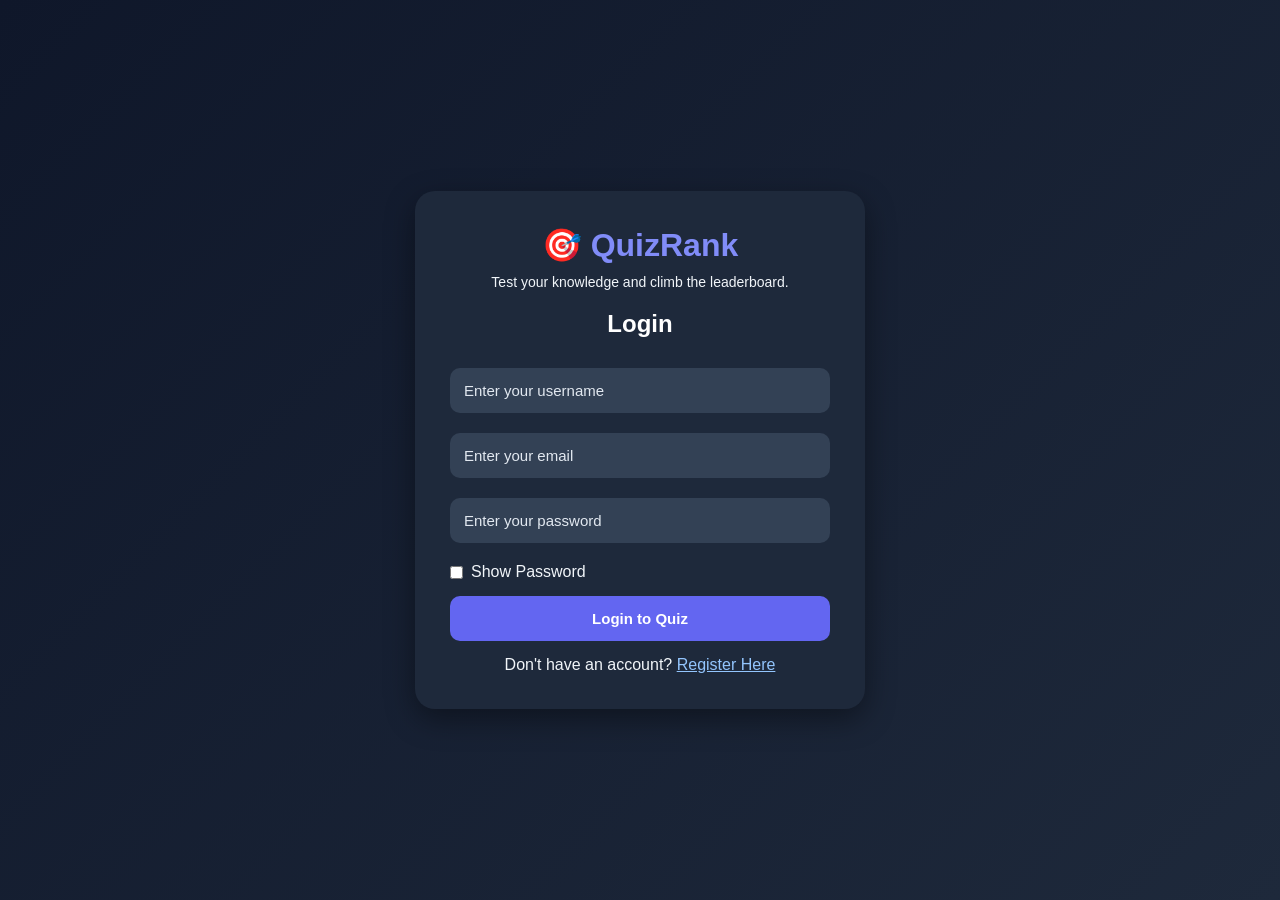
<file: index.html>
<!DOCTYPE html>
<html lang="en">
<head>
    <meta charset="UTF-8">
    <meta name="viewport" content="width=device-width, initial-scale=1.0">
    <title>QuizRank Login</title>
    <link rel="stylesheet" href="css/style.css">
</head>
<body class="auth-body"> <main class="container">

        <div class="auth-card">

            <h1>🎯 QuizRank</h1>

            <p class="subtitle">
                Test your knowledge and climb the leaderboard.
            </p>

            <h2>Login</h2>

            <form id="loginForm">

                <input
                    type="text"
                    id="username"
                    placeholder="Enter your username"
                    aria-label="Username"
                    required
                >

                <input
                    type="email"
                    id="email"
                    placeholder="Enter your email"
                    aria-label="Email Address"
                    required
                >

                <input
                    type="password"
                    id="password"
                    placeholder="Enter your password"
                    aria-label="Password"
                    required
                >

                <div class="show-password">
                    <input type="checkbox" id="showPassword">
                    <label for="showPassword">Show Password</label>
                </div>

                <button type="submit">
                    Login to Quiz
                </button>

            </form>

            <p class="register-link">
                Don't have an account?
                <a href="register.html">Register Here</a>
            </p>

        </div>

    </main>

    <script src="js/auth.js"></script>

    <script>
    document.getElementById("showPassword").addEventListener("change", function() {
        const password = document.getElementById("password");
        password.type = this.checked ? "text" : "password";
    });
    </script>

</body>
</html>
</file>
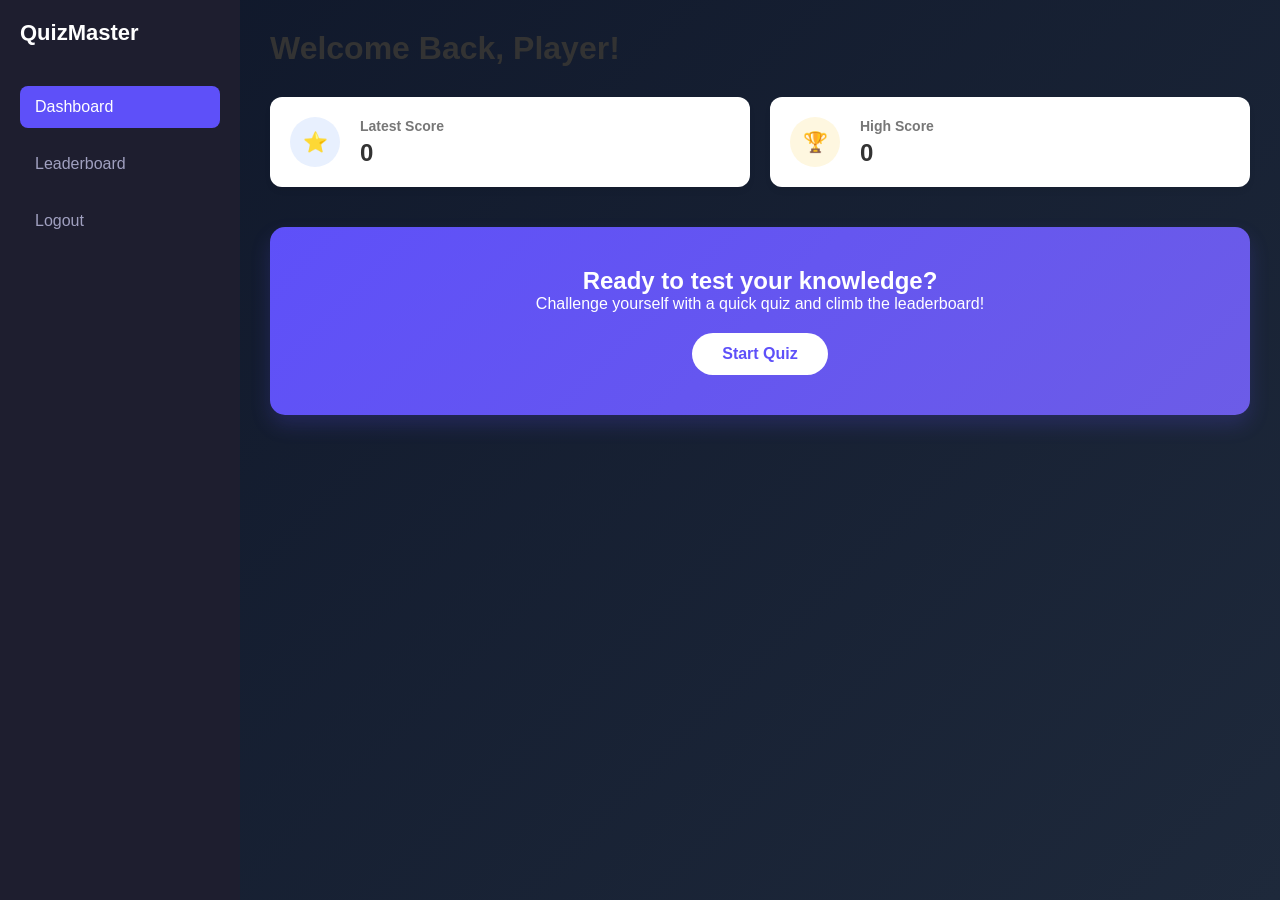
<file: dashboard.html>
<!DOCTYPE html>
<html lang="en">
<head>
    <meta charset="UTF-8">
    <meta name="viewport" content="width=device-width, initial-scale=1.0">
    <title>Quiz Dashboard</title>
    <link rel="stylesheet" href="css/style.css">
</head>
<body class="dashboard-body">

    <div class="dashboard-container">
        
        <aside class="sidebar">
            <div class="logo">
                <h2>QuizMaster</h2>
            </div>
            <nav class="nav-menu">
                <a href="dashboard.html" class="active">Dashboard</a>
                <a href="leaderboard.html">Leaderboard</a>
                <a href="#" id="dashLogoutBtn">Logout</a>
            </nav>
        </aside>

        <main class="main-content">
            <header class="top-bar">
                <h1 id="dashWelcomeText">Welcome Back!</h1>
            </header>

            <section class="stats-grid">
                <div class="stat-card">
                    <div class="card-icon blue">⭐</div>
                    <div class="card-info">
                        <h3>Latest Score</h3>
                        <p id="latestScoreDisplay">0</p>
                    </div>
                </div>

                <div class="stat-card">
                    <div class="card-icon gold">🏆</div>
                    <div class="card-info">
                        <h3>High Score</h3>
                        <p id="highScoreDisplay">0</p>
                    </div>
                </div>
            </section>

            <section class="cta-box">
                <h2>Ready to test your knowledge?</h2>
                <p>Challenge yourself with a quick quiz and climb the leaderboard!</p>
                <a href="quiz.html" class="start-btn">Start Quiz</a>
            </section>
        </main>

    </div>

    <script>
        const userSession = localStorage.getItem("username") || "Player";
        document.getElementById("dashWelcomeText").innerText = `Welcome Back, ${userSession}!`;
        
        // Dynamically pull verified metric items
        document.getElementById("latestScoreDisplay").innerText = localStorage.getItem("score") || "0";
        document.getElementById("highScoreDisplay").innerText = localStorage.getItem("highScore") || localStorage.getItem("score") || "0";

        document.getElementById("dashLogoutBtn").onclick = function(e) {
            e.preventDefault();
            localStorage.removeItem("username");
            window.location.href = "index.html";
        };
    </script>
</body>
</html>
</file>
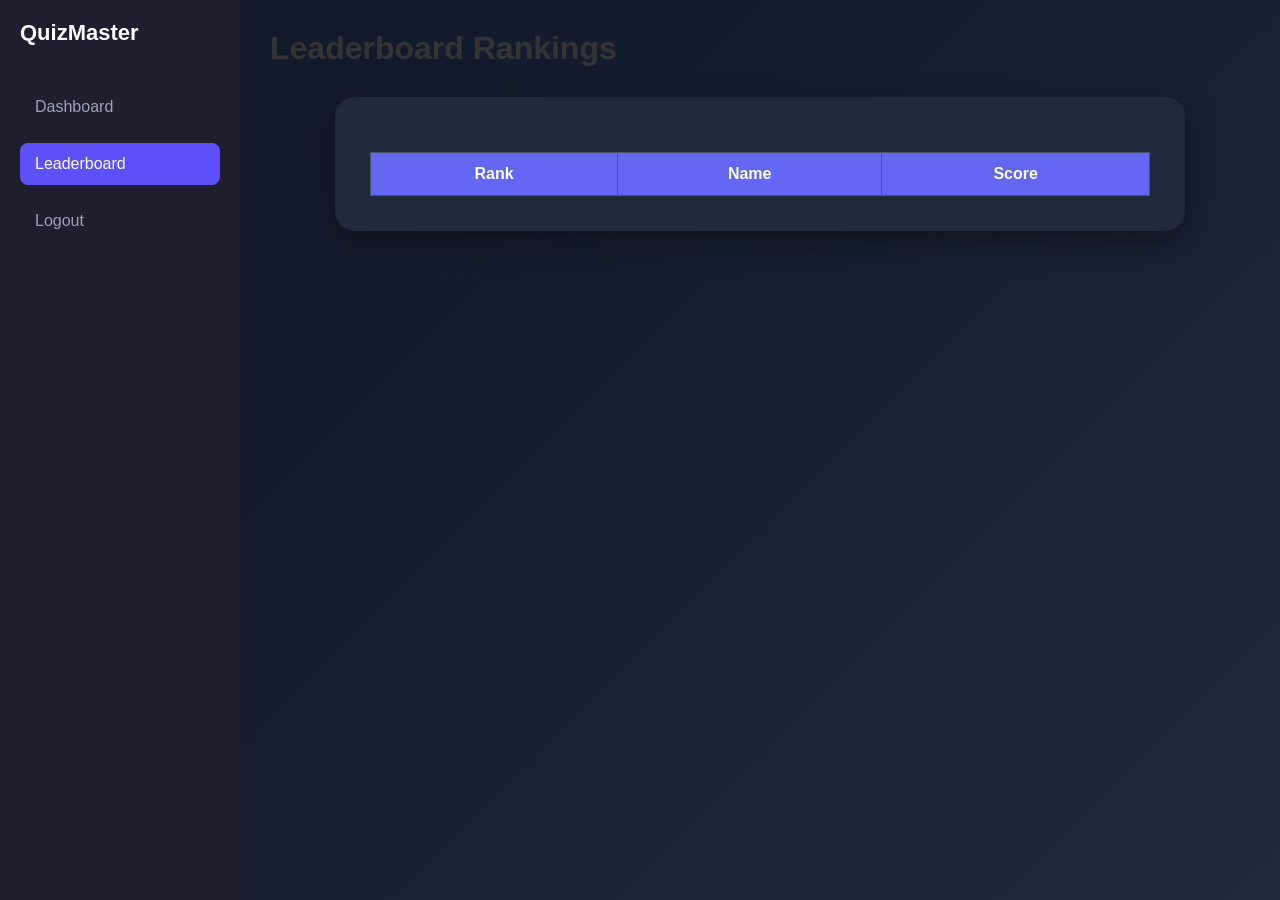
<file: leaderboard.html>
<!DOCTYPE html>
<html lang="en">
<head>
    <meta charset="UTF-8">
    <meta name="viewport" content="width=device-width, initial-scale=1.0">
    <title>Leaderboard</title>
    <link rel="stylesheet" href="css/style.css">
</head>
<body class="dashboard-body">

    <div class="dashboard-container">

        <aside class="sidebar">
            <div class="logo">
                <h2>QuizMaster</h2>
            </div>
            <nav class="nav-menu">
                <a href="dashboard.html">Dashboard</a>
                <a href="leaderboard.html" class="active">Leaderboard</a>
                <a href="#" id="leadLogoutBtn">Logout</a>
            </nav>
        </aside>

        <main class="main-content">
            <header class="top-bar">
                <h1>Leaderboard Rankings</h1>
            </header>

            <div class="quiz-container" style="width: 100%; max-width: 850px; margin: 0 auto;">
                <table id="leaderboardTable">
                    <thead>
                        <tr>
                            <th>Rank</th>
                            <th>Name</th>
                            <th>Score</th>
                        </tr>
                    </thead>
                    <tbody></tbody>
                </table>
            </div>
        </main>

    </div>

    <script src="js/leaderboard.js"></script>
    <script>
        document.getElementById("leadLogoutBtn").onclick = function(e) {
            e.preventDefault();
            localStorage.removeItem("username");
            window.location.href = "index.html";
        };
    </script>
</body>
</html>
</file>
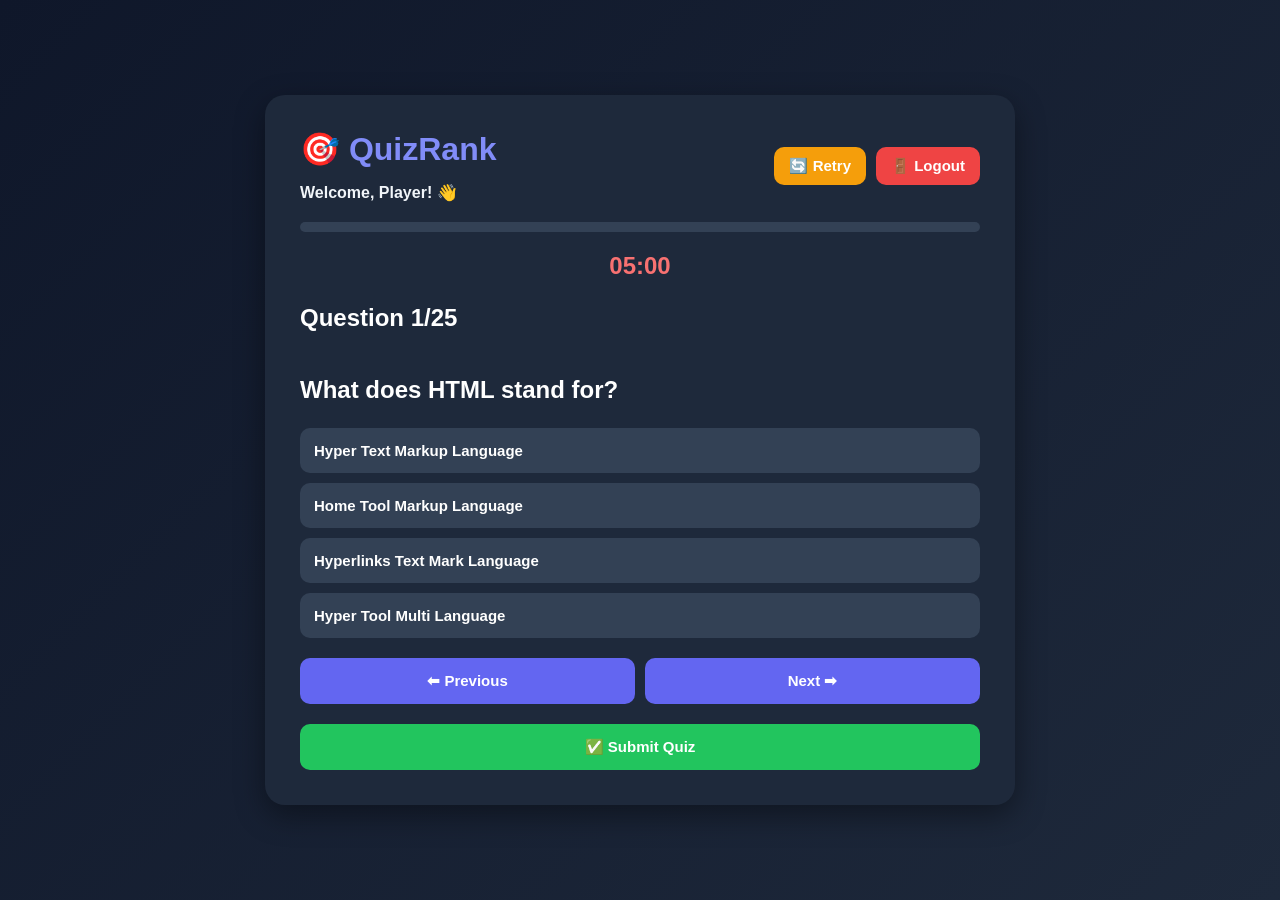
<file: quiz.html>
<!DOCTYPE html>
<html lang="en">
<head>
    <meta charset="UTF-8">
    <meta name="viewport" content="width=device-width, initial-scale=1.0">
    <title>QuizRank</title>
    <link rel="stylesheet" href="css/style.css">
</head>
<body class="auth-body">

<div class="container">

    <div class="quiz-container">

        <div class="quiz-header">
            <div>
                <h1>🎯 QuizRank</h1>
                <h3 id="welcomeUser"></h3>
            </div>

            <div class="top-buttons">
                <button id="retryBtn" class="retry-btn">
                    🔄 Retry
                </button>
                <button id="logoutBtn" class="logout-btn">
                    🚪 Logout
                </button>
            </div>
        </div>

        <div class="progress-container">
            <div id="progress-bar"></div>
        </div>

        <div id="timer">05:00</div>

        <h2 id="question"></h2>

        <p id="feedback"></p>

        <div id="options"></div>

        <div class="buttons">
            <button onclick="previousQuestion()">⬅ Previous</button>
            <button onclick="nextQuestion()">Next ➡</button>
        </div>

        <button id="submitBtn">
            ✅ Submit Quiz
        </button>

    </div>

</div> <script src="js/quiz.js"></script>
<script src="js/timer.js"></script>

<script>
    // 3. FIX: Safely parse identity out of the logged-in user session object
    const sessionData = localStorage.getItem("currentUser");
    let activeUsername = "Player";

    if (sessionData) {
        const parsedUser = JSON.parse(sessionData);
        activeUsername = parsedUser.username || "Player";
    }
    
    document.getElementById("welcomeUser").innerText = `Welcome, ${activeUsername}! 👋`;

    // 4. FIX: Guard against deleting the entire database on logout
    document.getElementById("logoutBtn").onclick = function() {
        if (confirm("Are you sure you want to logout?")) {
            // ONLY remove the current active login state, keeping registration accounts intact
            localStorage.removeItem("currentUser");
            window.location.href = "index.html";
        }
    };

    // Retry handling
    document.getElementById("retryBtn").onclick = function() {
        if (confirm("Restart the quiz?")) {
            localStorage.removeItem("score");
            window.location.reload();
        }
    };
</script>

</body>
</html>
</file>
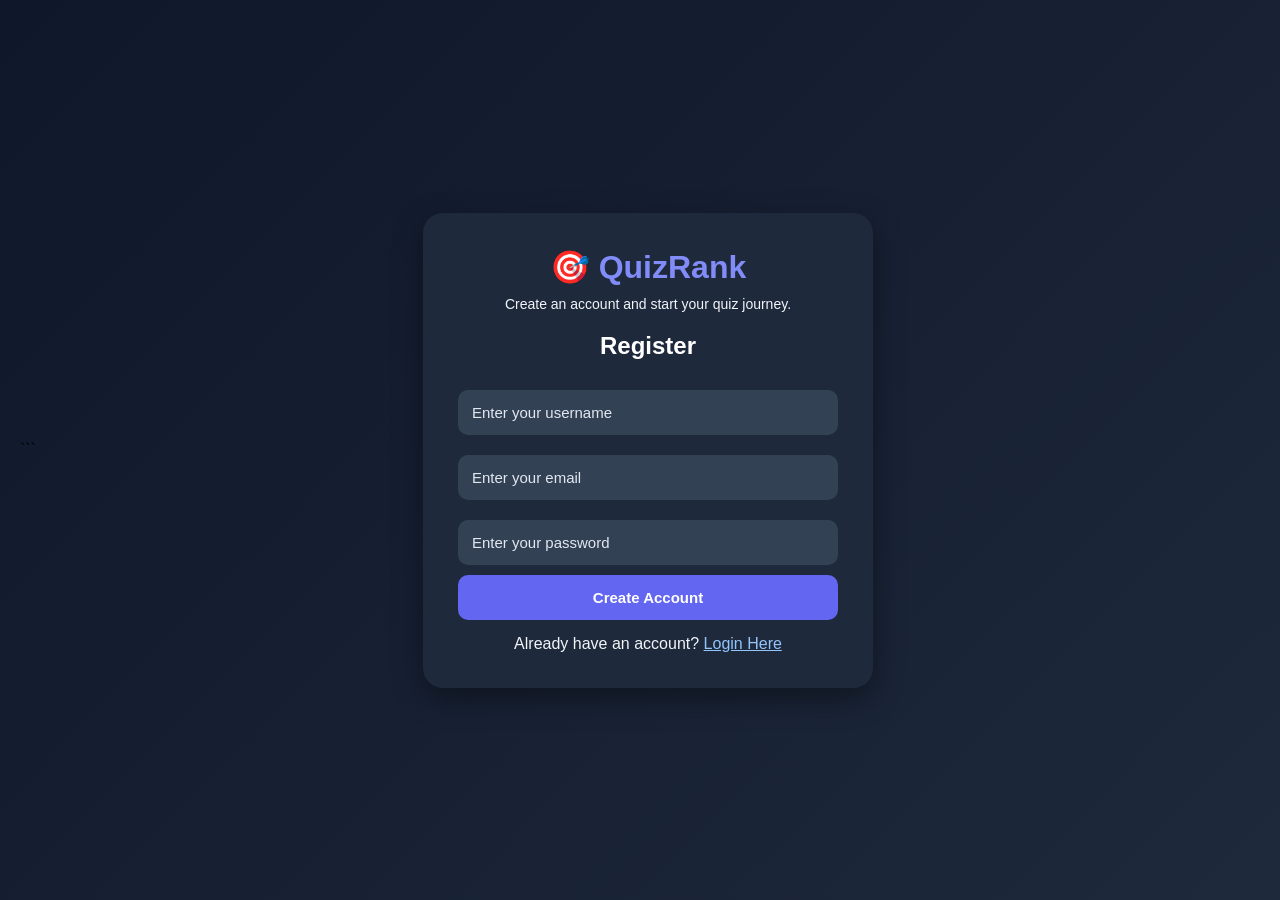
<file: register.html>
<!DOCTYPE html>

<html lang="en">
<head>
    <meta charset="UTF-8">
    <meta name="viewport" content="width=device-width, initial-scale=1.0">
    <title>QuizRank Register</title>
    <link rel="stylesheet" href="css/style.css">
</head>
<body class="auth-body">

```
<main class="container">

    <div class="auth-card">

        <h1>🎯 QuizRank</h1>

        <p class="subtitle">
            Create an account and start your quiz journey.
        </p>

        <h2>Register</h2>

        <form id="registerForm">

            <input
                type="text"
                id="username"
                placeholder="Enter your username"
                aria-label="Username"
                required
            >

            <input
                type="email"
                id="regEmail"
                placeholder="Enter your email"
                aria-label="Email Address"
                required
            >

            <input
                type="password"
                id="regPassword"
                placeholder="Enter your password"
                aria-label="Password"
                required
            >

            <button type="submit">
                Create Account
            </button>

        </form>

        <p class="register-link">
            Already have an account?
            <a href="index.html">Login Here</a>
        </p>

    </div>

</main>

<script src="js/auth.js"></script>

</body>
</html>
</file>
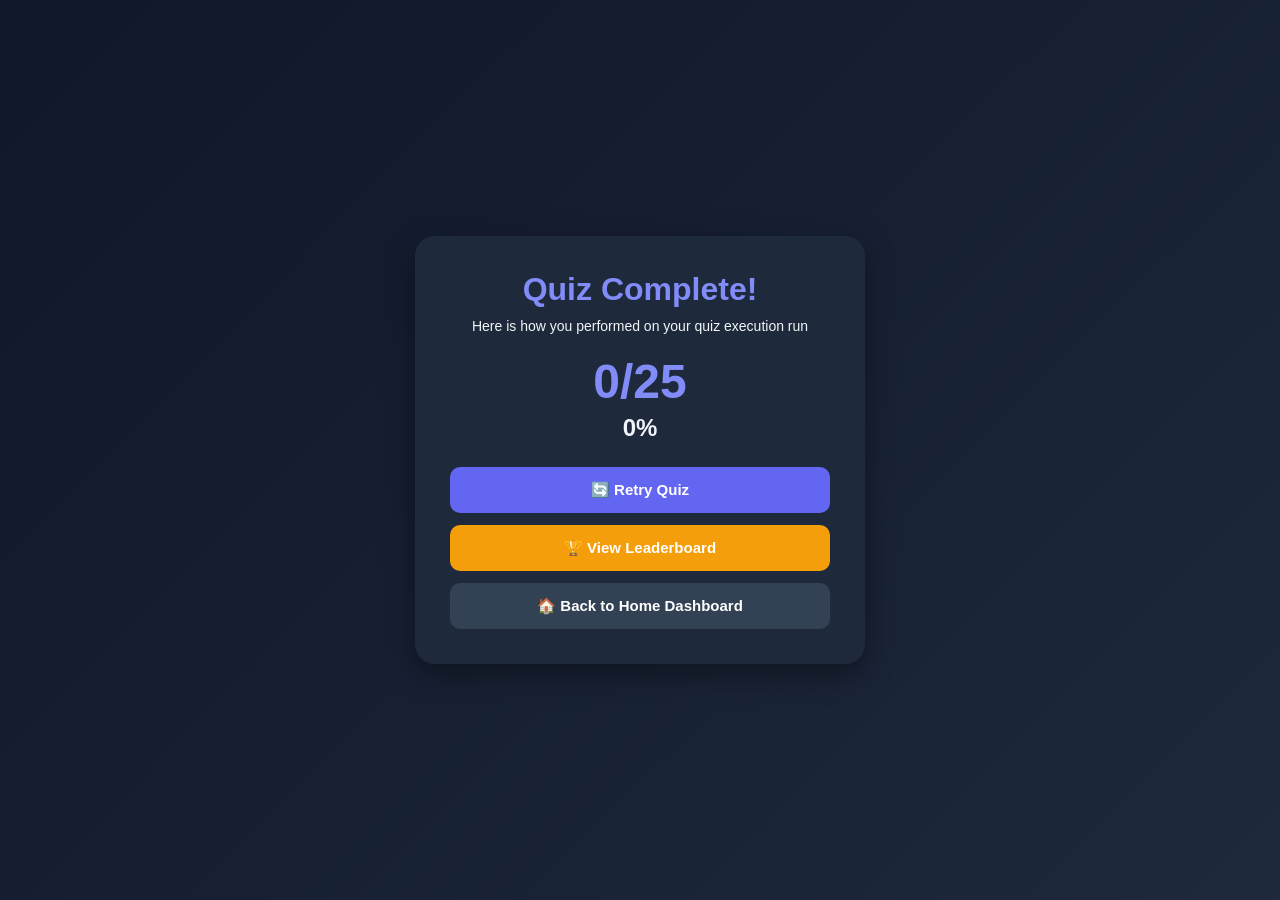
<file: result.html>
<!DOCTYPE html>
<html lang="en">
<head>
    <meta charset="UTF-8">
    <meta name="viewport" content="width=device-width, initial-scale=1.0">
    <title>QuizRank Results</title>
    <link rel="stylesheet" href="css/style.css">
    <style>
        /* Center-align the scores layout specifically for the results card */
        .score-display-wrapper h2 {
            font-size: 48px;
            color: #818cf8;
            margin: 15px 0 5px;
        }
        .score-display-wrapper h3 {
            font-size: 24px;
            color: #f1f5f9;
            margin-bottom: 25px;
        }
        .result-actions-flex {
            display: flex;
            flex-direction: column;
            gap: 12px;
            width: 100%;
            margin-top: 10px;
        }
        .result-actions-flex .action-btn {
            display: block;
            text-align: center;
            padding: 14px;
            border-radius: 10px;
            font-weight: bold;
            font-size: 15px;
            color: white;
            transition: 0.3s;
            text-decoration: none;
        }
        .btn-blue { background-color: #6366f1; }
        .btn-blue:hover { background-color: #818cf8; transform: translateY(-2px); }
        .btn-gold { background-color: #f59e0b; }
        .btn-gold:hover { background-color: #d97706; transform: translateY(-2px); }
        .btn-dark { background-color: #334155; }
        .btn-dark:hover { background-color: #475569; transform: translateY(-2px); }
    </style>
</head>
<body class="auth-body">

    <div class="container">
        <div class="auth-card">
            <h1>Quiz Complete!</h1>
            <p class="subtitle">Here is how you performed on your quiz execution run</p>
            
            <div id="score" class="score-display-wrapper">
                <h2>0/25</h2>
                <h3>0%</h3>
            </div>

            <div class="result-actions-flex">
                <a href="quiz.html" class="action-btn btn-blue">🔄 Retry Quiz</a>
                <a href="leaderboard.html" class="action-btn btn-gold">🏆 View Leaderboard</a>
                <a href="dashboard.html" class="action-btn btn-dark">🏠 Back to Home Dashboard</a>
            </div>
        </div>
    </div>

    <script src="js/result.js"></script>
    <script>
        // Update local high score tracking automatically on result layout generation
        const localCurrentScore = Number(localStorage.getItem("score")) || 0;
        const localPastHighScore = Number(localStorage.getItem("highScore")) || 0;
        if (localCurrentScore > localPastHighScore) {
            localStorage.setItem("highScore", localCurrentScore);
        }
    </script>
</body>
</html>
</file>
<file: css/style.css>
:root {
    --bg-primary: #f4f6f9;
    --bg-sidebar: #1e1e2f;
    --text-light: #ffffff;
    --text-dark: #333333;
    --accent-color: #5e50f9;
    --card-bg: #ffffff;
}

* {
    margin: 0;
    padding: 0;
    box-sizing: border-box;
    font-family: 'Segoe UI', sans-serif;
}

body {
    background: linear-gradient(135deg, #0f172a, #1e293b);
    min-height: 100vh;
}

.auth-body {
    display: flex;
    justify-content: center;
    align-items: center;
    padding: 20px;
    min-height: 100vh;
}

.container {
    width: 100%;
    display: flex;
    justify-content: center;
    align-items: center;
}

.auth-card {
    background: #1e293b;
    color: white;
    padding: 35px;
    border-radius: 20px;
    width: 450px;
    max-width: 100%;
    text-align: center;
    box-shadow: 0 10px 30px rgba(0, 0, 0, 0.4);
    animation: fadeIn 0.5s ease;
}

.auth-card form {
    display: flex;
    flex-direction: column;
    width: 100%;
}

.auth-card h1 {
    color: #818cf8;
    margin-bottom: 10px;
}

.auth-card h2 {
    margin-bottom: 20px;
}

.subtitle {
    color: #f1f5f9;
    margin-bottom: 20px;
    font-size: 14px;
}

input {
    width: 100%;
    padding: 14px;
    margin: 10px 0;
    border: none;
    border-radius: 10px;
    background: #334155;
    color: white;
    font-size: 15px;
}

input::placeholder {
    color: #e2e8f0;
}

input:focus {
    outline: 2px solid #818cf8;
}

button {
    width: 100%;
    padding: 14px;
    background: #6366f1;
    color: white;
    border: none;
    border-radius: 10px;
    cursor: pointer;
    font-size: 15px;
    font-weight: bold;
    transition: 0.3s;
}

button:hover {
    background: #818cf8;
    transform: translateY(-2px);
}

a {
    color: #93c5fd;
    text-decoration: underline;
}

a:hover {
    color: #bfdbfe;
    text-decoration: underline;
}

.show-password {
    display: flex;
    align-items: center;
    gap: 8px;
    margin: 10px 0 15px;
    color: #f1f5f9;
}

.show-password input {
    width: auto;
    margin: 0;
}

.register-link {
    margin-top: 15px;
    color: #f1f5f9;
}

.dashboard-body {
    background-color: var(--bg-primary);
    min-height: 100vh;
}

.dashboard-container {
    display: flex;
    min-height: 100vh;
}

.sidebar {
    width: 240px;
    background-color: var(--bg-sidebar);
    color: var(--text-light);
    display: flex;
    flex-direction: column;
    padding: 20px;
}

.sidebar .logo h2 {
    font-size: 22px;
    margin-bottom: 40px;
    color: white;
}

.nav-menu {
    display: flex;
    flex-direction: column;
    gap: 15px;
}

.nav-menu a {
    color: #a0a0c0;
    text-decoration: none;
    padding: 12px 15px;
    border-radius: 8px;
    display: flex;
    align-items: center;
    gap: 10px;
    transition: 0.3s;
}

.nav-menu a:hover,
.nav-menu a.active {
    background-color: var(--accent-color);
    color: var(--text-light);
}

.main-content {
    flex: 1;
    padding: 30px;
}

.top-bar {
    display: flex;
    justify-content: space-between;
    align-items: center;
    margin-bottom: 30px;
}

.top-bar h1 {
    margin: 0;
    color: var(--text-dark);
}

.stats-grid {
    display: grid;
    grid-template-columns: repeat(auto-fit, minmax(220px, 1fr));
    gap: 20px;
    margin-bottom: 40px;
}

.stat-card {
    background: var(--card-bg);
    padding: 20px;
    border-radius: 12px;
    display: flex;
    align-items: center;
    gap: 20px;
    box-shadow: 0 4px 6px rgba(0, 0, 0, 0.05);
}

.card-icon {
    width: 50px;
    height: 50px;
    border-radius: 50px;
    display: flex;
    align-items: center;
    justify-content: center;
    font-size: 20px;
}

.blue {
    background-color: #e8f0fe;
    color: #1a73e8;
}

.gold {
    background-color: #fef7e0;
    color: #f4b400;
}

.card-info h3 {
    margin: 0;
    font-size: 14px;
    color: #777;
}

.card-info p {
    margin: 5px 0 0;
    font-size: 24px;
    font-weight: bold;
    color: var(--text-dark);
}

.cta-box {
    background: linear-gradient(135deg, #5e50f9, #6c5ce7);
    color: white;
    padding: 40px;
    border-radius: 15px;
    text-align: center;
    box-shadow: 0 10px 20px rgba(94, 80, 249, 0.2);
}

.start-btn {
    display: inline-block;
    margin-top: 20px;
    padding: 12px 30px;
    background-color: white;
    color: var(--accent-color);
    text-decoration: none;
    font-weight: bold;
    border-radius: 25px;
    transition: 0.3s;
}

.start-btn:hover {
    transform: translateY(-2px);
    box-shadow: 0 5px 15px rgba(0, 0, 0, 0.2);
}

.quiz-container {
    background: #1e293b;
    color: white;
    padding: 35px;
    border-radius: 20px;
    width: 750px;
    box-shadow: 0 10px 30px rgba(0, 0, 0, 0.4);
    animation: fadeIn 0.5s ease;
}

.quiz-container h1 {
    text-align: center;
    margin-bottom: 15px;
    color: #818cf8;
}

#welcomeUser {
    color: #f1f5f9;
    font-size: 16px;
    margin-top: 5px;
}

.quiz-header {
    display: flex;
    justify-content: space-between;
    align-items: center;
    margin-bottom: 20px;
}

.top-buttons {
    display: flex;
    gap: 10px;
}

.logout-btn {
    width: auto;
    padding: 10px 15px;
    background: #ef4444;
}

.logout-btn:hover {
    background: #dc2626;
}

.retry-btn {
    width: auto;
    padding: 10px 15px;
    background: #f59e0b;
}

.retry-btn:hover {
    background: #d97706;
}

#timer {
    text-align: center;
    font-size: 24px;
    font-weight: bold;
    color: #f87171;
    margin-bottom: 20px;
}

.progress-container {
    width: 100%;
    height: 10px;
    background: #334155;
    border-radius: 20px;
    overflow: hidden;
    margin-bottom: 20px;
}

#progress-bar {
    height: 100%;
    width: 0%;
    background: #6366f1;
    transition: 0.3s;
}

#question {
    margin-bottom: 20px;
    line-height: 1.5;
}

#feedback {
    text-align: center;
    font-weight: bold;
    margin-bottom: 15px;
}

#options button {
    display: block;
    width: 100%;
    text-align: left;
    background: #334155;
    margin: 10px 0;
    color: white;
}

#options button:hover {
    background: #475569;
}

.buttons {
    display: flex;
    gap: 10px;
    margin-top: 20px;
}

.buttons button {
    flex: 1;
}

#submitBtn {
    margin-top: 20px;
    background: #22c55e;
}

#submitBtn:hover {
    background: #16a34a;
}

table {
    width: 100%;
    border-collapse: collapse;
    margin-top: 20px;
}

th {
    background: #6366f1;
    color: white;
}

th,
td {
    border: 1px solid #475569;
    padding: 12px;
    text-align: center;
}

tr:nth-child(even) {
    background: #334155;
}

@keyframes fadeIn {
    from {
        opacity: 0;
        transform: translateY(20px);
    }

    to {
        opacity: 1;
        transform: translateY(0);
    }
}

@media (max-width: 768px) {
    .auth-card,
    .quiz-container {
        width: 100%;
        padding: 25px;
    }

    .buttons {
        flex-direction: column;
    }

    #timer {
        font-size: 20px;
    }

    .quiz-header {
        flex-direction: column;
        gap: 15px;
    }

    .top-buttons {
        width: 100%;
    }

    .top-buttons button {
        flex: 1;
    }
}
</file>
